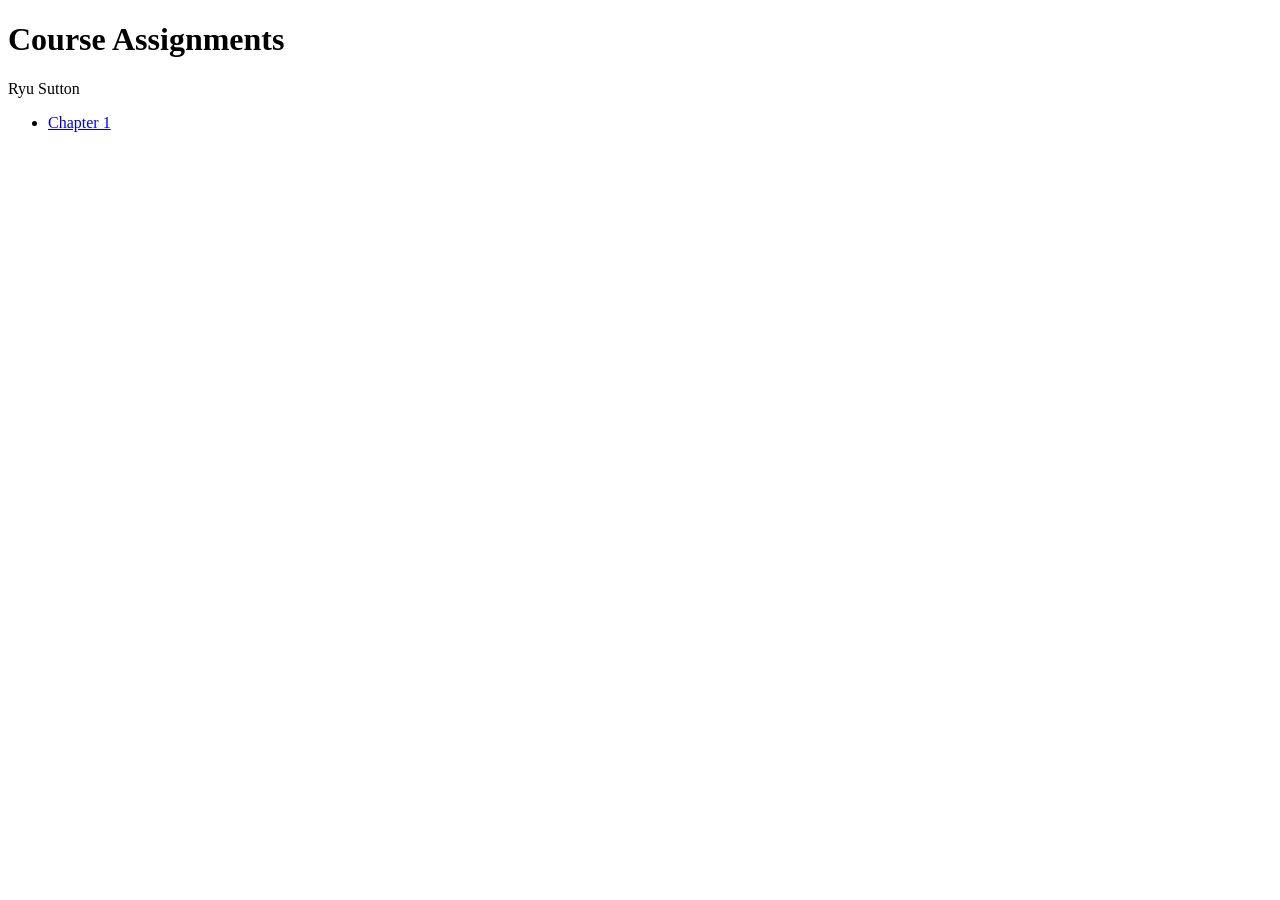
<file: index.html>
<!DOCTYPE html>
<html lang="en">
<head>
  <meta charset="UTF-8">
  <title>WEBD168 Assignments</title>
</head>
<body>
  <h1>Course Assignments</h1>
  <p>Ryu Sutton</p>
  <nav>
     <ul>
       <li><a href="chapter1/index.html">Chapter 1</a></li>
     </ul>
</body>
</html>
</file>
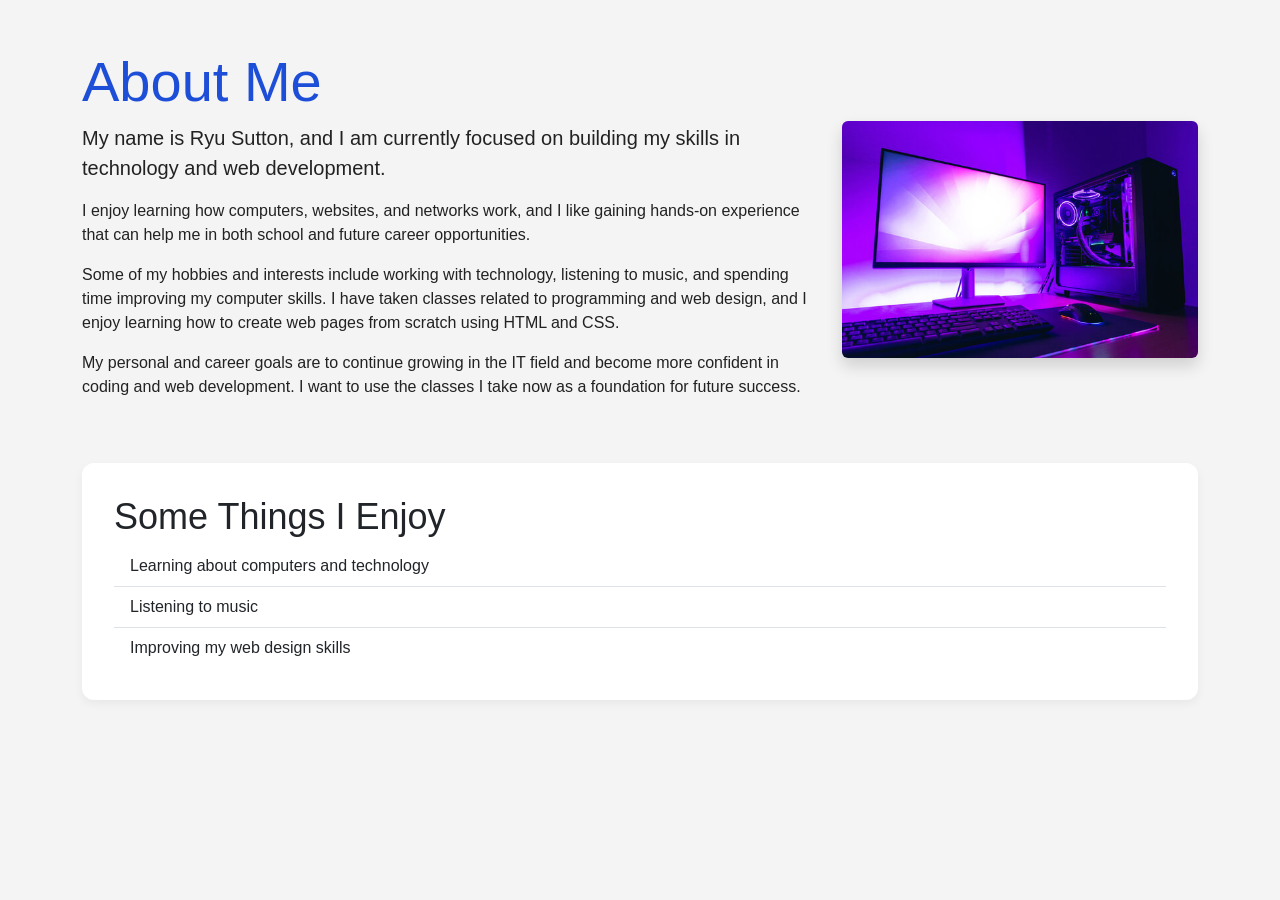
<file: 09_bootstrap/index.html>
<!doctype html>
<html lang="en">
<head>
  <meta charset="utf-8">
  <meta name="viewport" content="width=device-width, initial-scale=1">
  <title>Ryu Sutton - Bootstrap Bio</title>

  <!-- Bootstrap CSS -->
  <link href="https://cdn.jsdelivr.net/npm/bootstrap@5.3.3/dist/css/bootstrap.min.css" rel="stylesheet">

  <!-- Your Custom CSS (Linked after Bootstrap) -->
  <link href="styles.css" rel="stylesheet">
</head>
<body>

  <!-- Main Container -->
  <div class="container my-5">
    
    <!-- Part 4: Bootstrap Grid System -->
    <div class="row align-items-center">
      
      <!-- Left Column: Biography Content -->
      <div class="col-md-8">
        <h1 class="display-4">About Me</h1>
        <p class="lead">My name is Ryu Sutton, and I am currently focused on building my skills in technology and web development.</p>
        
        <p>I enjoy learning how computers, websites, and networks work, and I like gaining hands-on experience that can help me in both school and future career opportunities.</p>
        
        <p>Some of my hobbies and interests include working with technology, listening to music, and spending time improving my computer skills. I have taken classes related to programming and web design, and I enjoy learning how to create web pages from scratch using HTML and CSS.</p>
        
        <p>My personal and career goals are to continue growing in the IT field and become more confident in coding and web development. I want to use the classes I take now as a foundation for future success.</p>
      </div>

      <!-- Right Column: Image with Bootstrap classes -->
      <div class="col-md-4 text-center">
        <!-- Image using the specific filename provided by the user -->
        <img src="images/360_F_471670401_BYuZ0Bn7YtYpMv3qvMGyJ7N1KtwuqV2k.jpg" class="img-fluid rounded shadow" alt="Photo of Ryu Sutton">
      </div>
    </div>

    <!-- Part 5: Bootstrap Components (Cards) and Spacing -->
    <div class="row mt-5">
      <div class="col-12">
        <div class="card p-3">
          <div class="card-body">
            <h2 class="card-title">Some Things I Enjoy</h2>
            <ul class="list-group list-group-flush">
              <li class="list-group-item">Learning about computers and technology</li>
              <li class="list-group-item">Listening to music</li>
              <li class="list-group-item">Improving my web design skills</li>
            </ul>
          </div>
        </div>
      </div>
    </div>

  </div>

  <!-- Bootstrap JavaScript Bundle -->
  <script src="https://cdn.jsdelivr.net/npm/bootstrap@5.3.3/dist/js/bootstrap.bundle.min.js"></script>
</body>
</html>
</file>
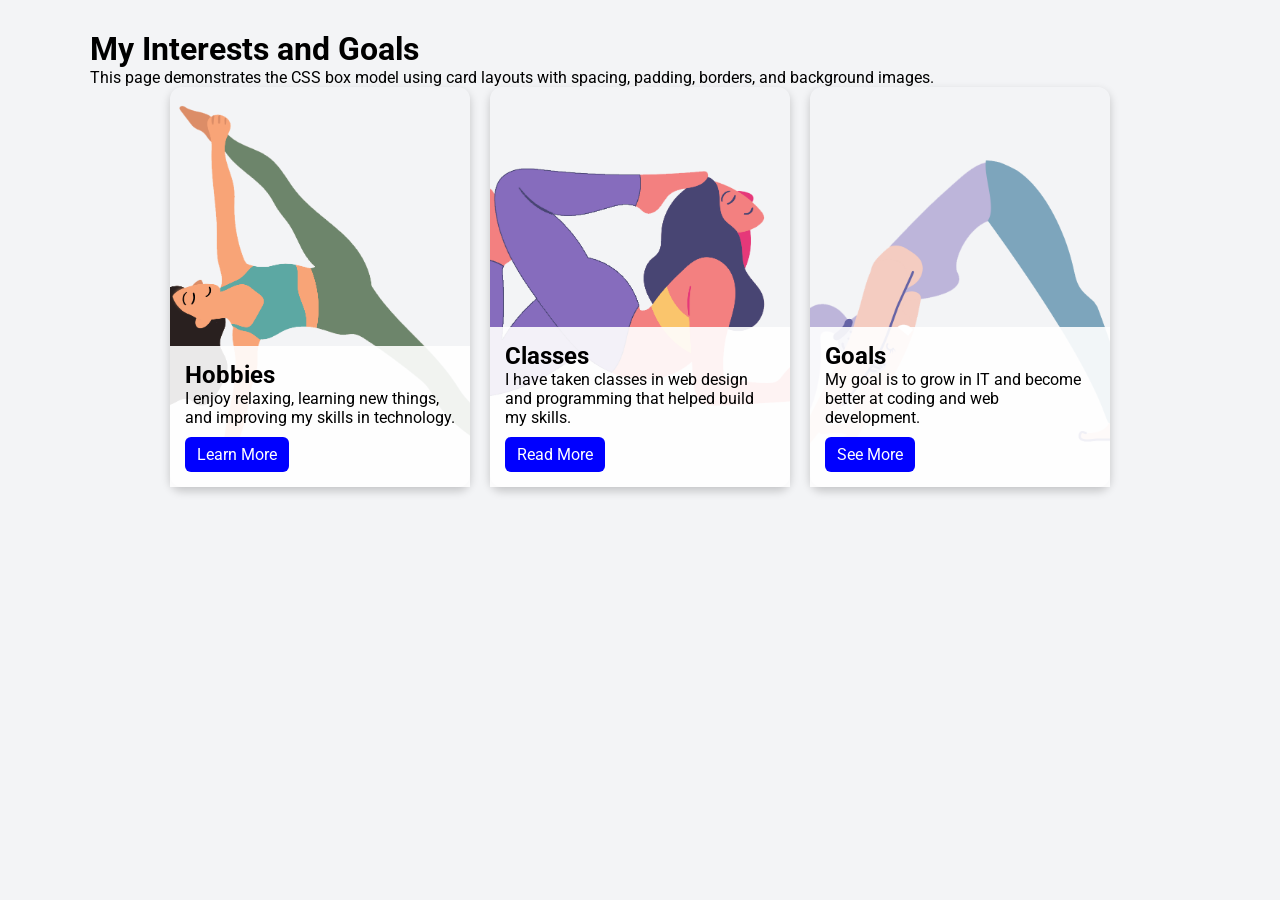
<file: lesson03/index.html>
<!DOCTYPE html>
<html lang="en">
<head>
    <meta charset="UTF-8">
    <meta name="viewport" content="width=device-width, initial-scale=1.0">
    <title>Lesson 03 Box Model Cards</title>
    <link rel="stylesheet" href="styles.css">
    <link href="https://fonts.googleapis.com/css2?family=Roboto:wght@400;700&display=swap" rel="stylesheet">
</head>
<body>

<div class="container">
    <h1>My Interests and Goals</h1>
    <p class="intro">
        This page demonstrates the CSS box model using card layouts with spacing,
        padding, borders, and background images.
    </p>

    <div class="cards">

        <section class="card">
            <div class="card-content">
                <h2>Hobbies</h2>
                <p>
                    I enjoy relaxing, learning new things, and improving my skills in technology.
                </p>
                <a href="#">Learn More</a>
            </div>
        </section>

        <section class="card">
            <div class="card-content">
                <h2>Classes</h2>
                <p>
                    I have taken classes in web design and programming that helped build my skills.
                </p>
                <a href="#">Read More</a>
            </div>
        </section>

        <section class="card">
            <div class="card-content">
                <h2>Goals</h2>
                <p>
                    My goal is to grow in IT and become better at coding and web development.
                </p>
                <a href="#">See More</a>
            </div>
        </section>

    </div>
</div>

</body>
</html>
</file>
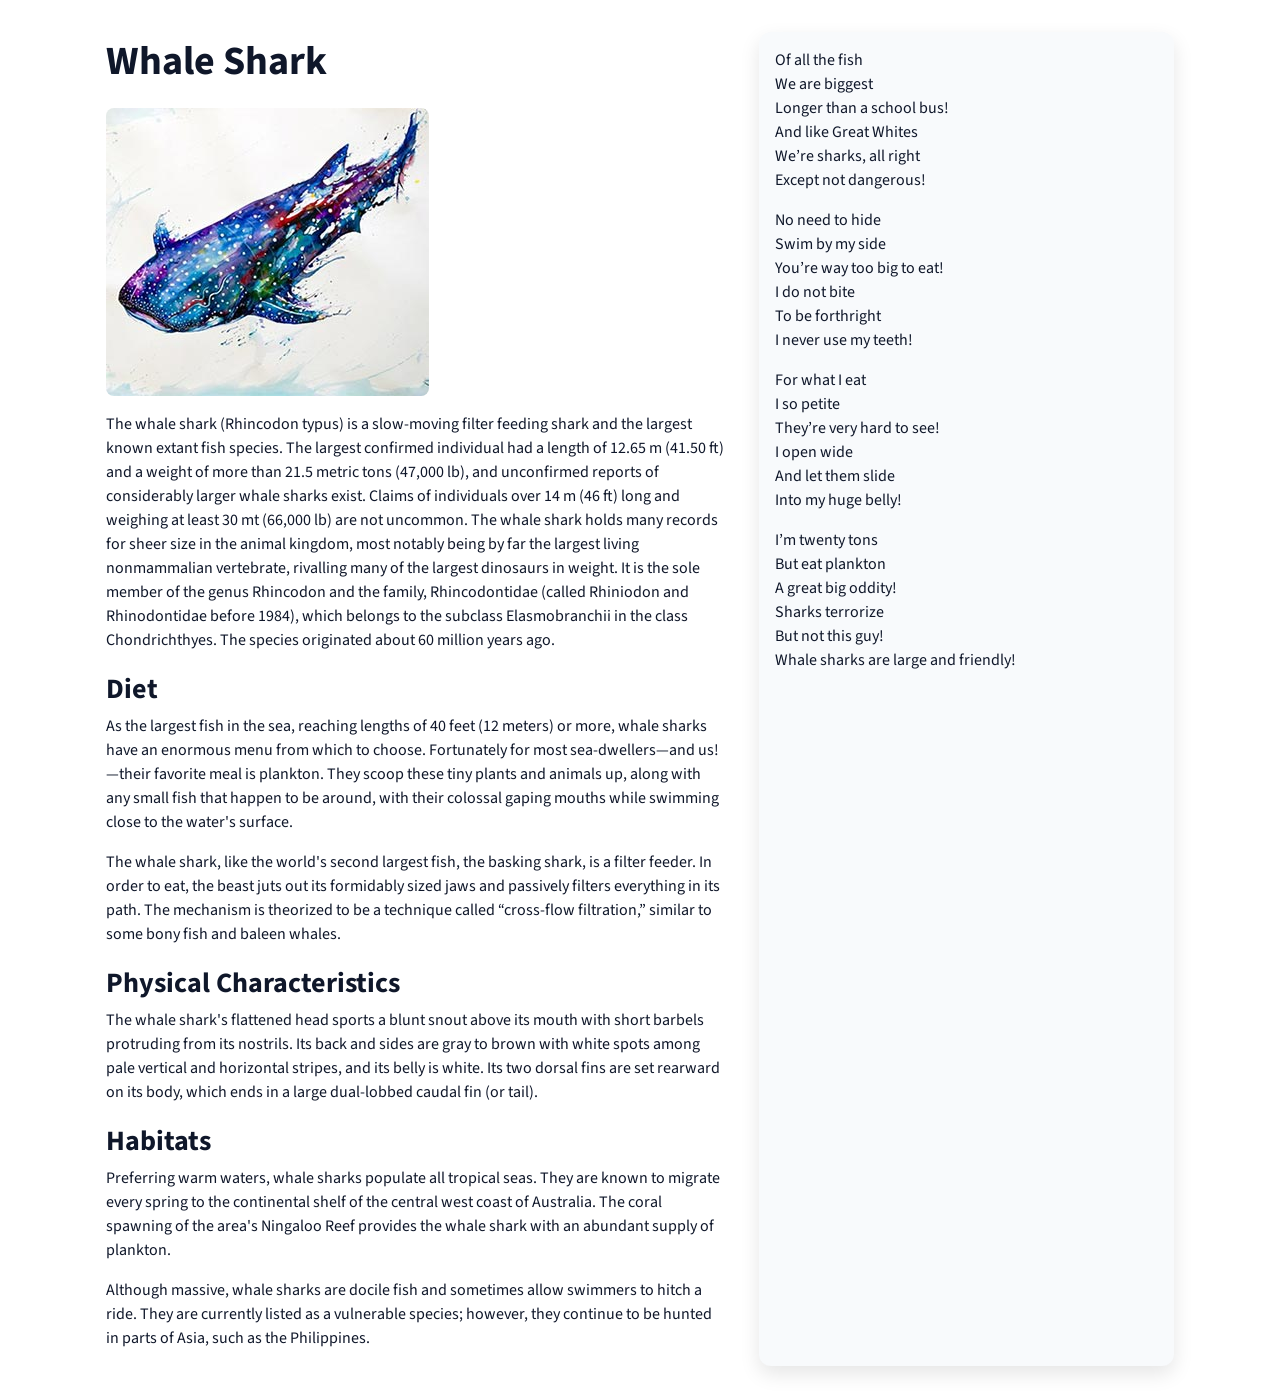
<file: lesson05/index.html>
<!DOCTYPE html>
<html lang="en">
<head>
	<meta charset="UTF-8">
	<meta name="viewport" content="width=device-width, initial-scale=1.0">

<link href="https://fonts.googleapis.com/css?family=Source+Sans+Pro:300,400,600,700,900&display=swap" rel="stylesheet">
<title>Flexible Media</title>
<link rel="stylesheet" href="styles.css">
</head>

<body>
<section>
<article>

  <h1>Whale Shark</h1>

  <img src="images/whaleSharkArt.jpg" alt="Whale Shark">
  <p>The whale shark (Rhincodon typus) is a slow-moving filter feeding shark and the largest known extant fish species. The largest confirmed individual had a length of 12.65 m (41.50 ft) and a weight of more than 21.5 metric tons (47,000 lb), and unconfirmed reports of considerably larger whale sharks exist. Claims of individuals over 14 m (46 ft) long and weighing at least 30 mt (66,000 lb) are not uncommon. The whale shark holds many records for sheer size in the animal kingdom, most notably being by far the largest living nonmammalian vertebrate, rivalling many of the largest dinosaurs in weight. It is the sole member of the genus Rhincodon and the family, Rhincodontidae (called Rhiniodon and Rhinodontidae before 1984), which belongs to the subclass Elasmobranchii in the class Chondrichthyes. The species originated about 60 million years ago.</p>
  <h2>Diet</h2>
  <p>As the largest fish in the sea, reaching lengths of 40 feet (12 meters) or more, whale sharks have an enormous menu from which to choose. Fortunately for most sea-dwellers—and us!—their favorite meal is plankton. They scoop these tiny plants and animals up, along with any small fish that happen to be around, with their colossal gaping mouths while swimming close to the water's surface.</p>
  <p>The whale shark, like the world's second largest fish, the basking shark, is a filter feeder. In order to eat, the beast juts out its formidably sized jaws and passively filters everything in its path.  The mechanism is theorized to be a technique called “cross-flow filtration,” similar to some bony fish and baleen whales.</p>
  <h2>Physical Characteristics</h2>
  <p>The whale shark's flattened head sports a blunt snout above its mouth with short barbels protruding from its nostrils. Its back and sides are gray to brown with white spots among pale vertical and horizontal stripes, and its belly is white. Its two dorsal fins are set rearward on its body, which ends in a large dual-lobbed caudal fin (or tail).</p>
  <h2>Habitats</h2>
<p>Preferring warm waters, whale sharks
	populate all tropical seas. They are
	known to migrate every spring to the
	continental shelf of the central west
	coast of Australia. The coral spawning
	of the area's Ningaloo Reef provides the
	whale shark with an abundant supply of
	plankton.</p>
  <p>Although massive, whale sharks are docile fish and sometimes allow swimmers to hitch a ride. They are currently listed as a vulnerable species; however, they continue to be hunted in parts of Asia, such as the Philippines.</p>
</article>

<aside>
	<p>Of all the fish<br>
	  We are biggest<br>
	  Longer than a school bus!<br>
	  And like Great Whites<br>
	  We’re sharks, all right<br>
	  Except not dangerous!</p>
	<p>No need to hide<br>
	  Swim by my side<br>
	  You’re way too big to eat!<br>
	  I do not bite<br>
	  To be forthright<br>
	  I never use my teeth!</p>
	<p>For what I eat<br>
	  I so petite<br>
	  They’re very hard to see!<br>
	  I open wide<br>
	  And let them slide<br>
	  Into my huge belly!</p>
	<p>I’m twenty tons<br>
	  But eat plankton<br>
	  A great big oddity!<br>
	  Sharks terrorize<br>
	  But not this guy!<br>
	  Whale sharks are large and friendly!</p>
  </aside>

</section>
</body>
</html>
</file>
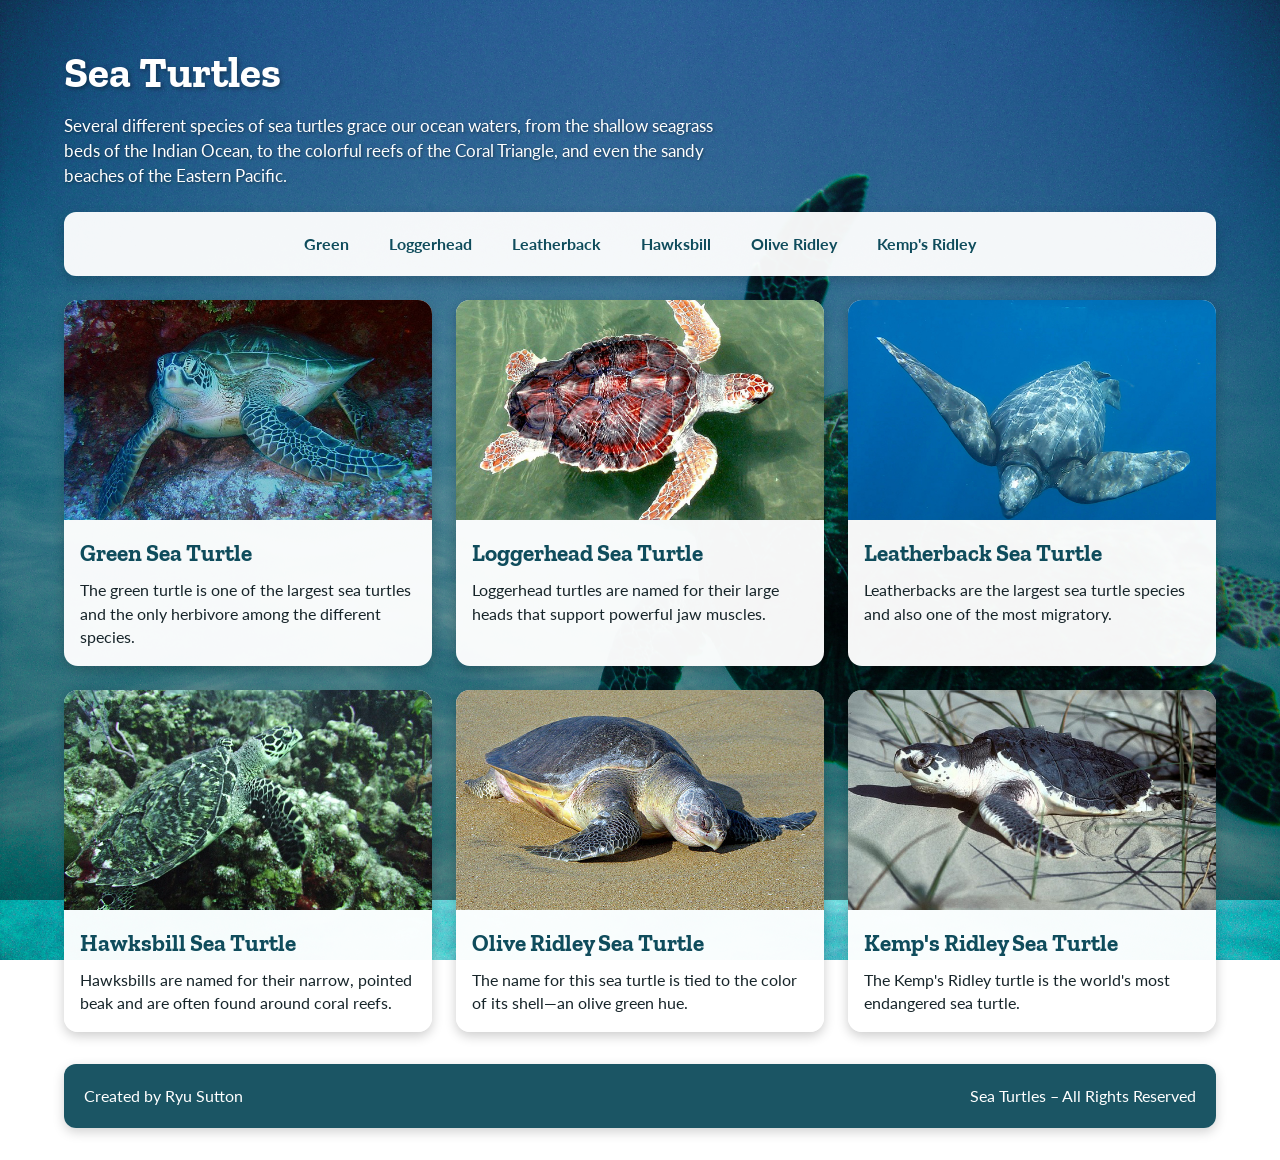
<file: lesson07/index.html>
<!DOCTYPE html>
<html lang="en">

<head>
  <meta charset="utf-8">
  <meta name="viewport" content="width=device-width, initial-scale=1">
  <meta name="description" content="Learn about several species of sea turtles through a responsive card-based web page.">

  <title>Sea Turtles</title>

  <link rel="stylesheet" href="styles.css">

  <link rel="preconnect" href="https://fonts.googleapis.com">
  <link rel="preconnect" href="https://fonts.gstatic.com" crossorigin>
  <link href="https://fonts.googleapis.com/css2?family=Lato:wght@400;700&family=Zilla+Slab:wght@300;400;600&display=swap" rel="stylesheet">
</head>

<body>
  <div class="container">
    <header>
      <h1>Sea Turtles</h1>
      <p>
        Several different species of sea turtles grace our ocean waters, from
        the shallow seagrass beds of the Indian Ocean, to the colorful reefs of
        the Coral Triangle, and even the sandy beaches of the Eastern Pacific.
      </p>
    </header>

    <nav class="navbar" aria-label="Primary navigation">
      <button class="hamburger" id="hamburger" type="button" aria-label="Toggle navigation" aria-expanded="false" aria-controls="primary-menu">
        <span class="bar"></span>
        <span class="bar"></span>
        <span class="bar"></span>
      </button>

      <ul id="primary-menu">
        <li><a href="#green">Green</a></li>
        <li><a href="#loggerhead">Loggerhead</a></li>
        <li><a href="#leatherback">Leatherback</a></li>
        <li><a href="#hawksbill">Hawksbill</a></li>
        <li><a href="#olive">Olive Ridley</a></li>
        <li><a href="#kemp">Kemp's Ridley</a></li>
      </ul>
    </nav>

    <main class="cards">
      <section id="green" class="card">
        <a href="#green">
          <img src="images/green-sea-turtle.jpg" alt="A green sea turtle swimming in the ocean">
          <div class="card-content">
            <h2>Green Sea Turtle</h2>
            <p>
              The green turtle is one of the largest sea turtles and the only
              herbivore among the different species.
            </p>
          </div>
        </a>
      </section>

      <section id="loggerhead" class="card">
        <a href="#loggerhead">
          <img src="images/loggerhead.jpg" alt="A loggerhead sea turtle underwater">
          <div class="card-content">
            <h2>Loggerhead Sea Turtle</h2>
            <p>
              Loggerhead turtles are named for their large heads that support
              powerful jaw muscles.
            </p>
          </div>
        </a>
      </section>

      <section id="leatherback" class="card">
        <a href="#leatherback">
          <img src="images/leatherback.jpg" alt="A leatherback sea turtle near the surface of the water">
          <div class="card-content">
            <h2>Leatherback Sea Turtle</h2>
            <p>
              Leatherbacks are the largest sea turtle species and also one of the
              most migratory.
            </p>
          </div>
        </a>
      </section>

      <section id="hawksbill" class="card">
        <a href="#hawksbill">
          <img src="images/hawksbill.jpg" alt="A hawksbill sea turtle swimming near coral">
          <div class="card-content">
            <h2>Hawksbill Sea Turtle</h2>
            <p>
              Hawksbills are named for their narrow, pointed beak and are often
              found around coral reefs.
            </p>
          </div>
        </a>
      </section>

      <section id="olive" class="card">
        <a href="#olive">
          <img src="images/olive-ridley-sea-turtle.jpg" alt="An olive ridley sea turtle on sand">
          <div class="card-content">
            <h2>Olive Ridley Sea Turtle</h2>
            <p>
              The name for this sea turtle is tied to the color of its shell—an
              olive green hue.
            </p>
          </div>
        </a>
      </section>

      <section id="kemp" class="card">
        <a href="#kemp">
          <img src="images/kemps-ridley.jpg" alt="A Kemp's ridley sea turtle near the shoreline">
          <div class="card-content">
            <h2>Kemp's Ridley Sea Turtle</h2>
            <p>
              The Kemp's Ridley turtle is the world's most endangered sea turtle.
            </p>
          </div>
        </a>
      </section>
    </main>

    <footer>
      <p>Created by Ryu Sutton</p>
      <p>Sea Turtles – All Rights Reserved</p>
    </footer>
  </div>

  <script src="script.js"></script>
</body>

</html>
</file>
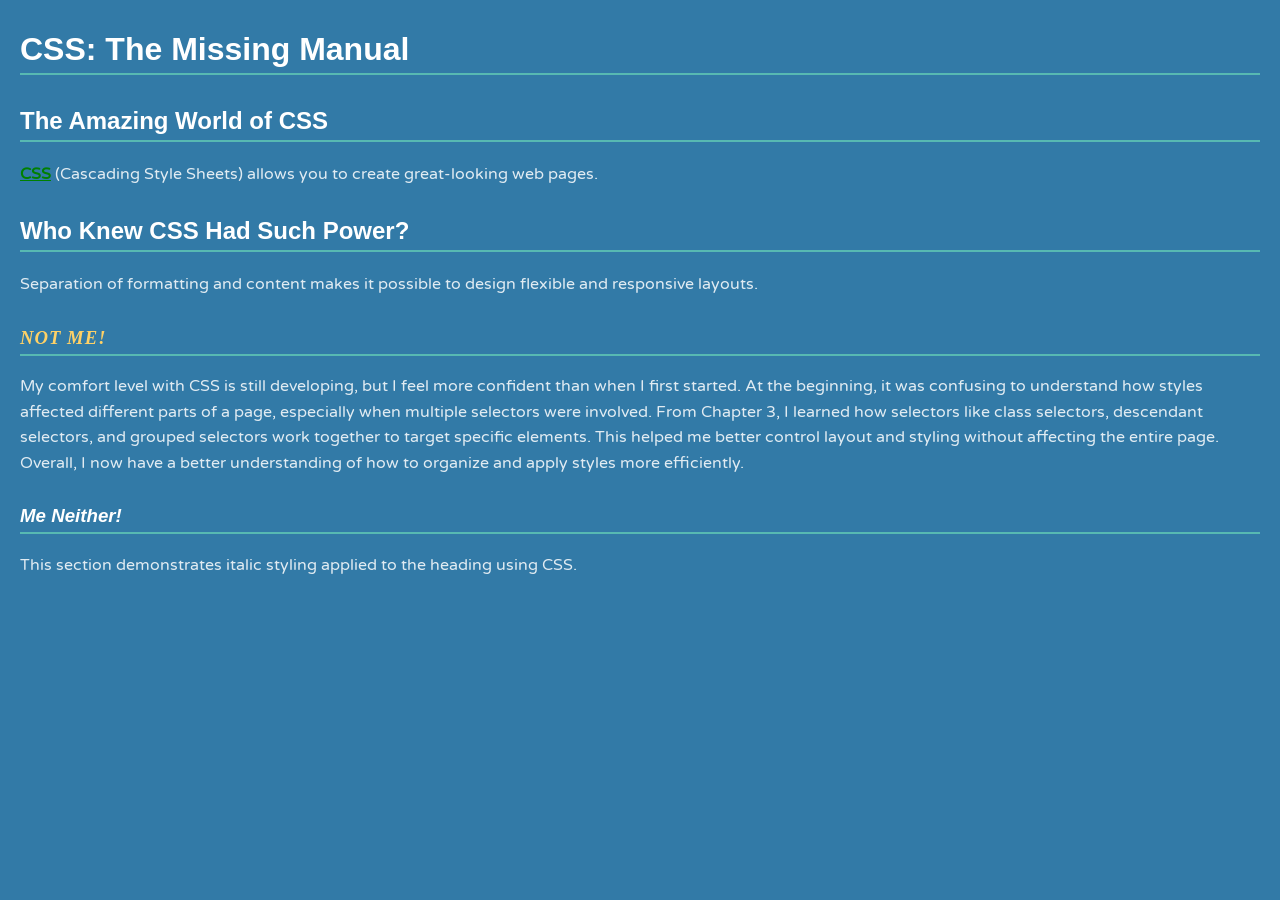
<file: Lesson 02/Index.html.html>
<!DOCTYPE html>
<html lang="en">
  <head>
    <meta charset="UTF-8" />
    <meta name="viewport" content="width=device-width, initial-scale=1.0" />
    <meta
      name="description"
      content="Practice file for learning CSS selectors and modern HTML structure."
    />
    <title>Lesson 02 - Selector Basics</title>
    <link
      rel="stylesheet"
      href="https://fonts.googleapis.com/css2?family=Varela+Round&display=swap"
    />
    <style>
      body {
        background-color: rgb(50, 122, 167);
        padding: 0 20px 20px 20px;
        margin: 0;
      }

      p {
        color: rgba(255, 255, 255, 0.85);
        font-size: 1em;
        font-family: "Varela Round", Arial, Helvetica, sans-serif;
        line-height: 1.6;
      }

      :is(h1, h2, h3) {
        color: rgb(255, 255, 255);
        font-family: Arial, "Palatino Linotype", Times, serif;
        border-bottom: 2px solid rgb(87, 185, 178);
        padding-top: 10px;
        padding-bottom: 5px;
      }

      h1 {
        font-size: 2em;
      }

      /* Descendant selector for hyperlink */
      article a {
        color: green;
      }

      /* Italic style for Me Neither heading */
      h3 {
        font-style: italic;
      }

      /* Custom class styling for Not Me heading */
      .not-me {
        color: #ffd166;
        font-family: Georgia, "Times New Roman", serif;
        letter-spacing: 1px;
        text-transform: uppercase;
      }
    </style>
  </head>
  <body>
    <header>
      <h1>CSS: The Missing Manual</h1>
    </header>

    <article>
      <h2>The Amazing World of CSS</h2>
      <p>
        <strong
          ><a href="https://developer.mozilla.org/en-US/docs/Glossary/CSS"
            >CSS</a
          ></strong
        >
        (Cascading Style Sheets) allows you to create great-looking web pages.
      </p>

      <h2>Who Knew CSS Had Such Power?</h2>
      <p>
        Separation of formatting and content makes it possible to design flexible and responsive layouts.
      </p>

      <h3 class="not-me">Not Me!</h3>
      <p>
        My comfort level with CSS is still developing, but I feel more confident than when I first started. At the beginning, it was confusing to understand how styles affected different parts of a page, especially when multiple selectors were involved. From Chapter 3, I learned how selectors like class selectors, descendant selectors, and grouped selectors work together to target specific elements. This helped me better control layout and styling without affecting the entire page. Overall, I now have a better understanding of how to organize and apply styles more efficiently.
      </p>

      <h3>Me Neither!</h3>
      <p>
        This section demonstrates italic styling applied to the heading using CSS.
      </p>
    </article>
  </body>
</html>
</file>
<file: 09_bootstrap/styles.css>
/* Modern CSS Feature #1: CSS variables */
:root {
    --primary-blue: #1d4ed8;
    --bg-light: #f4f4f4;
    --card-bg: #ffffff;
    --main-text: #222222;
}

body {
    background-color: var(--bg-light);
    color: var(--main-text);
    font-family: Arial, sans-serif;
    padding-bottom: 2rem;
}

/* Modern CSS Feature #2: clamp() for responsive text */
/* This makes the main heading scale smoothly from 2.5rem to 4rem */
h1 {
    color: var(--primary-blue);
    font-size: clamp(2.5rem, 6vw, 4rem);
    font-weight: bold;
}

h2 {
    color: #333;
    font-size: clamp(1.5rem, 4vw, 2.25rem);
}

/* Customizing the Bootstrap Card using our variables */
.card {
    background-color: var(--card-bg);
    border: none;
    border-radius: 12px;
    box-shadow: 0 4px 10px rgba(0, 0, 0, 0.05);
}

/* Ensuring the image has consistent spacing */
img {
    margin-top: 1rem;
}
</file>
<file: lesson03/styles.css>
* {
    margin: 0;
    padding: 0;
    box-sizing: border-box;
}

body {
    font-family: 'Roboto', sans-serif;
    background-color: #f3f4f6;
    padding: 30px;
}

.container {
    max-width: 1100px;
    margin: 0 auto;
}

.cards {
    display: flex;
    gap: 20px;
    justify-content: center;
}

.card {
    width: 300px;
    height: 400px;
    border-radius: 12px;
    background-size: cover;
    background-position: center;
    box-shadow: 0 4px 10px rgba(0,0,0,0.2);
    display: flex;
    align-items: end;
}

.card:first-of-type {
    background-image: url("images/pose1.png");
}

.card:nth-of-type(2) {
    background-image: url("images/pose2.png");
}

.card:last-of-type {
    background-image: url("images/pose3.png");
}

.card-content {
    background: rgba(255,255,255,0.9);
    padding: 15px;
    width: 100%;
}

a {
    display: inline-block;
    margin-top: 10px;
    padding: 8px 12px;
    background: blue;
    color: white;
    text-decoration: none;
    border-radius: 6px;
}

a:hover {
    background: darkblue;
}
</file>
<file: lesson05/styles.css>
* {

  margin: 0;
  padding: 0;
  
  box-sizing: border-box;
}


html {
  font-size: 100%;   
  line-height: 1.5;  
}

body {

  font-family: 'Source Sans Pro', system-ui, -apple-system, Segoe UI, Roboto, Arial, sans-serif;
  color: #0f172a;
  background: #ffffff;
}


section {
  max-width: 1100px;
  margin: 2rem auto;
  display: flex;             
  gap: 2rem;
  padding: 0 1rem;
}


article {
  flex: 2 1 60%;
  min-width: 0;
}


aside {
  flex: 1 1 40%;
  min-width: 0;
  padding: 1rem;
  background-color: #f8fafc;    
  border-radius: 0.75rem;        
  box-shadow: 0 8px 20px rgba(0, 0, 0, 0.10);
}


h1 {
  font-weight: 700;
  font-size: clamp(1.75rem, 1.2rem + 2vw, 2.5rem);
  margin-bottom: 0.5rem;    
}

h2 {
  font-weight: 700;
  font-size: clamp(1.25rem, 1rem + 1.2vw, 1.75rem);
  margin-top: 1rem;
  margin-bottom: 0.25rem;
}

p {
  margin-bottom: 1rem;
}


img {
  max-width: 100%;
  height: auto;
  display: block;
  margin: 1rem 0;
  border-radius: 0.5rem;
}




@media (max-width: 768px) {
  section {
    flex-direction: column;
    gap: 1.25rem;
  }

  
  aside {
   
    order: 2;     
  }

  article {
    order: 1;
  }
}


@media (max-width: 480px) {
  h1 { font-size: 1.75rem; }
  h2 { font-size: 1.25rem; }
  p  { font-size: 1rem; }
}
</file>
<file: lesson07/styles.css>
/* Lesson 07 - Flexbox, Grid, and Responsive Design */

* {
  margin: 0;
  padding: 0;
  box-sizing: border-box;
}

html {
  font-size: 100%;
  scroll-behavior: smooth;
}

body {
  min-height: 100vh;
  background-image: linear-gradient(rgba(0, 0, 0, 0.25), rgba(0, 0, 0, 0.45)), url("images/turtle.jpg");
  background-repeat: no-repeat;
  background-position: center top;
  background-size: cover;
  background-attachment: fixed;
  font-family: "Lato", Arial, sans-serif;
  line-height: 1.5;
  color: #17252a;
}

.container {
  width: 90%;
  max-width: 1200px;
  margin: 0 auto;
}

h1,
h2 {
  font-family: "Zilla Slab", Georgia, serif;
}

header {
  max-width: 650px;
  padding: 2.5rem 0 1.5rem;
  color: #ffffff;
}

header h1 {
  font-size: 2.7rem;
  margin-bottom: 0.5rem;
  text-shadow: 2px 2px 4px rgba(0, 0, 0, 0.35);
}

header p {
  font-size: 1.05rem;
  text-shadow: 1px 1px 3px rgba(0, 0, 0, 0.45);
}

/* Flexbox navigation */
.navbar {
  background-color: rgba(255, 255, 255, 0.95);
  border-radius: 12px;
  box-shadow: 0 4px 12px rgba(0, 0, 0, 0.18);
  margin-bottom: 1.5rem;
  padding: 0.75rem 1rem;
}

.navbar ul {
  display: flex;
  justify-content: center;
  align-items: center;
  gap: 1rem;
  list-style-type: none;
}

.navbar a {
  display: block;
  padding: 0.5rem 0.75rem;
  color: #0f4c5c;
  font-weight: 700;
  text-decoration: none;
  border-radius: 8px;
}

.navbar a:hover,
.navbar a:focus {
  background-color: #d8f3dc;
  color: #083b45;
}

.hamburger {
  display: none;
  background: none;
  border: none;
  cursor: pointer;
  padding: 0.5rem;
}

.bar {
  display: block;
  width: 28px;
  height: 3px;
  margin: 5px 0;
  background-color: #0f4c5c;
  border-radius: 3px;
}

/* Grid card layout */
.cards {
  display: grid;
  grid-template-columns: repeat(3, 1fr);
  gap: 1.5rem;
}

.card {
  background-color: rgba(255, 255, 255, 0.96);
  border-radius: 14px;
  box-shadow: 0 4px 12px rgba(0, 0, 0, 0.2);
  overflow: hidden;
}

.card a {
  display: block;
  height: 100%;
  color: inherit;
  text-decoration: none;
}

.card:hover {
  transform: translateY(-4px);
  transition: transform 0.2s ease;
}

.card img {
  width: 100%;
  height: 220px;
  object-fit: cover;
  display: block;
}

.card-content {
  padding: 1rem;
}

.card-content h2 {
  font-size: 1.45rem;
  margin-bottom: 0.5rem;
  color: #0f4c5c;
}

.card-content p {
  font-size: 0.98rem;
}

/* Footer challenge */
footer {
  display: flex;
  justify-content: space-between;
  align-items: center;
  gap: 1rem;
  margin: 2rem 0;
  padding: 1.25rem;
  background-color: rgba(15, 76, 92, 0.95);
  color: #ffffff;
  border-radius: 12px;
  box-shadow: 0 4px 12px rgba(0, 0, 0, 0.18);
}

/* Tablet layout */
@media (max-width: 900px) {
  header {
    max-width: 100%;
    text-align: center;
  }

  .navbar ul {
    flex-wrap: wrap;
  }

  .cards {
    grid-template-columns: repeat(2, 1fr);
  }
}

/* Mobile layout */
@media (max-width: 600px) {
  body {
    background-attachment: scroll;
  }

  header {
    padding-top: 1.5rem;
  }

  header h1 {
    font-size: 2.2rem;
  }

  .navbar {
    position: relative;
  }

  .hamburger {
    display: block;
    margin-left: auto;
  }

  .navbar ul {
    display: none;
    flex-direction: column;
    align-items: stretch;
    gap: 0.25rem;
    margin-top: 0.75rem;
  }

  .navbar ul.active {
    display: flex;
  }

  .navbar a {
    text-align: center;
    padding: 0.75rem;
  }

  .cards {
    grid-template-columns: 1fr;
  }

  .card img {
    height: 200px;
  }

  footer {
    flex-direction: column;
    text-align: center;
  }
}
</file>
